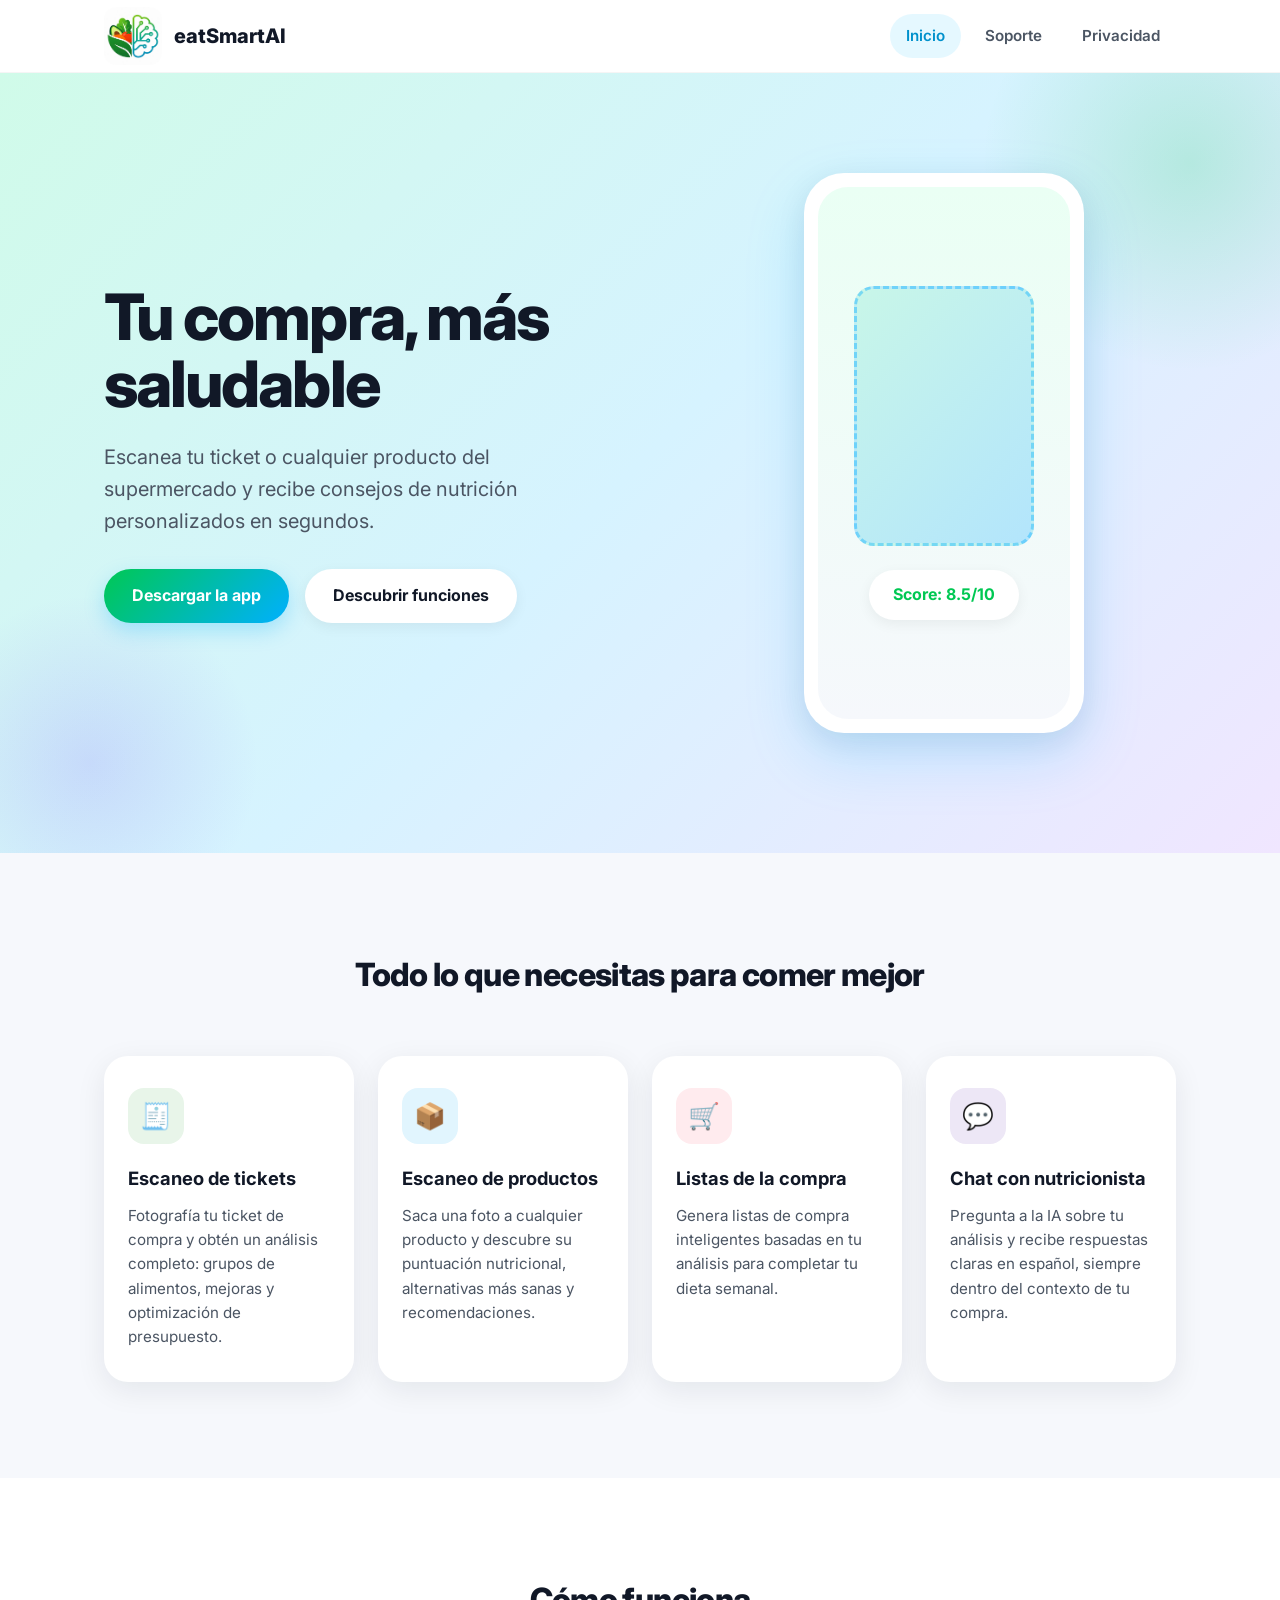
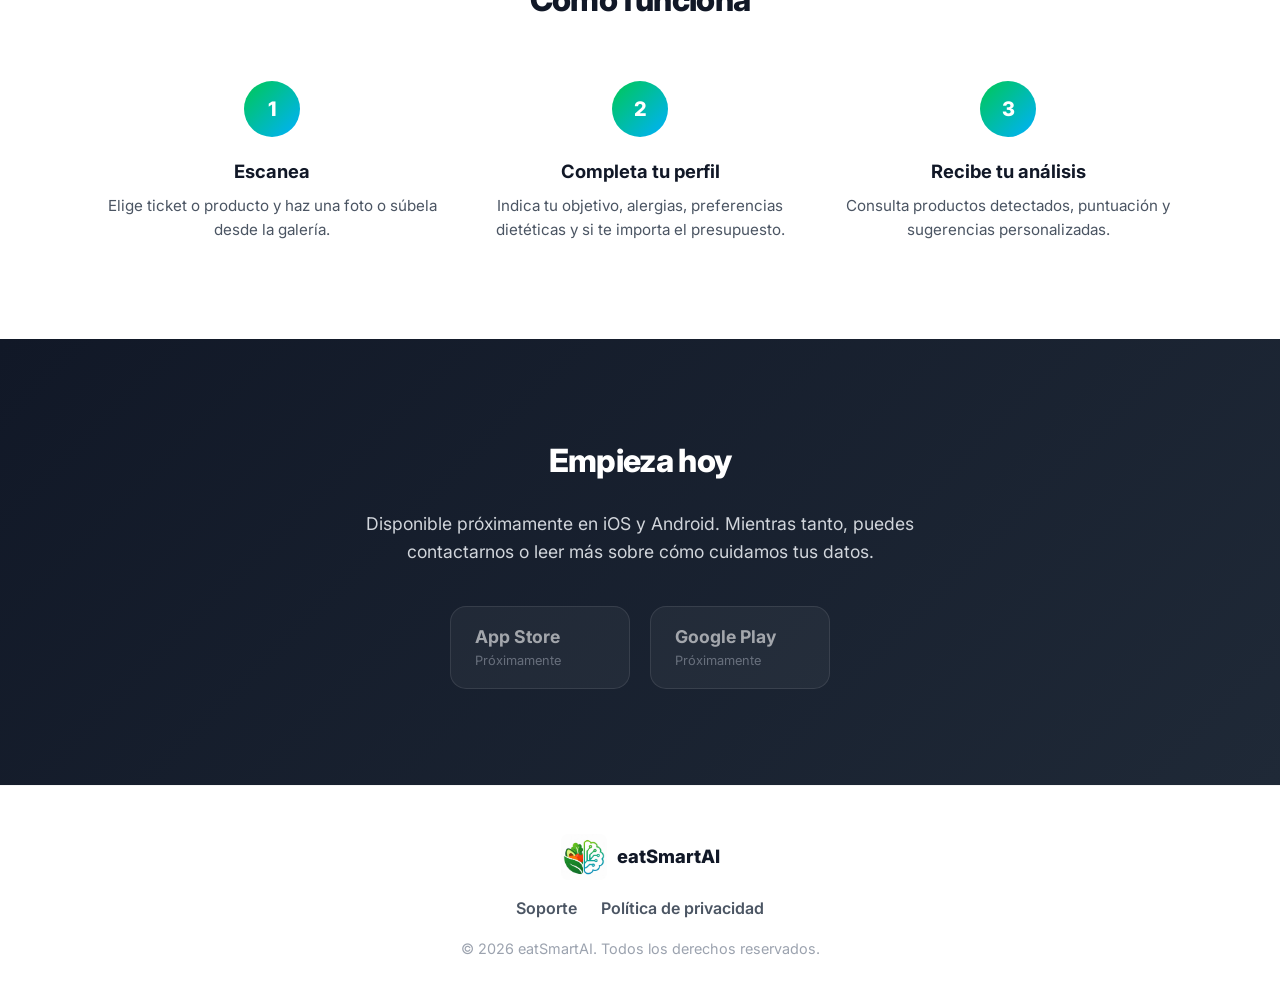
<file: landing/index.html>
<!DOCTYPE html>
<html lang="es">
<head>
  <meta charset="UTF-8">
  <meta name="viewport" content="width=device-width, initial-scale=1.0">
  <title>eatSmartAI — Compra saludable, sin complicaciones</title>
  <meta name="description" content="Escanea tickets y productos del supermercado y recibe consejos de nutrición personalizados en español.">
  <link rel="preconnect" href="https://fonts.googleapis.com">
  <link rel="preconnect" href="https://fonts.gstatic.com" crossorigin>
  <link href="https://fonts.googleapis.com/css2?family=Inter:wght@400;500;600;700;800&display=swap" rel="stylesheet">
  <link rel="stylesheet" href="styles.css">
  <link rel="icon" href="logo.jpeg" type="image/jpeg">
</head>
<body>
  <header class="site-header">
    <div class="container header-inner">
      <a href="index.html" class="brand">
        <img src="logo.jpeg" alt="eatSmartAI" class="brand-logo">
        <span class="brand-name">eatSmartAI</span>
      </a>
      <nav class="main-nav" aria-label="Navegación principal">
        <a href="index.html" class="nav-link active">Inicio</a>
        <a href="support.html" class="nav-link">Soporte</a>
        <a href="privacy.html" class="nav-link">Privacidad</a>
      </nav>
      <button class="menu-toggle" aria-label="Abrir menú" aria-expanded="false" onclick="document.querySelector('.main-nav').classList.toggle('open')">
        <span></span><span></span><span></span>
      </button>
    </div>
  </header>

  <main>
    <section class="hero">
      <div class="container hero-inner">
        <div class="hero-copy">
          <h1>Tu compra, más saludable</h1>
          <p class="lead">Escanea tu ticket o cualquier producto del supermercado y recibe consejos de nutrición personalizados en segundos.</p>
          <div class="cta-row">
            <a href="#download" class="btn btn-primary">Descargar la app</a>
            <a href="#features" class="btn btn-secondary">Descubrir funciones</a>
          </div>
        </div>
        <div class="hero-visual" aria-hidden="true">
          <div class="phone-mockup">
            <div class="phone-screen">
              <div class="scan-preview"></div>
              <div class="result-chip">Score: 8.5/10</div>
            </div>
          </div>
        </div>
      </div>
    </section>

    <section id="features" class="features">
      <div class="container">
        <h2 class="section-title">Todo lo que necesitas para comer mejor</h2>
        <div class="feature-grid">
          <article class="feature-card card-green">
            <div class="feature-icon">🧾</div>
            <h3>Escaneo de tickets</h3>
            <p>Fotografía tu ticket de compra y obtén un análisis completo: grupos de alimentos, mejoras y optimización de presupuesto.</p>
          </article>
          <article class="feature-card card-blue">
            <div class="feature-icon">📦</div>
            <h3>Escaneo de productos</h3>
            <p>Saca una foto a cualquier producto y descubre su puntuación nutricional, alternativas más sanas y recomendaciones.</p>
          </article>
          <article class="feature-card card-coral">
            <div class="feature-icon">🛒</div>
            <h3>Listas de la compra</h3>
            <p>Genera listas de compra inteligentes basadas en tu análisis para completar tu dieta semanal.</p>
          </article>
          <article class="feature-card card-purple">
            <div class="feature-icon">💬</div>
            <h3>Chat con nutricionista</h3>
            <p>Pregunta a la IA sobre tu análisis y recibe respuestas claras en español, siempre dentro del contexto de tu compra.</p>
          </article>
        </div>
      </div>
    </section>

    <section class="how-it-works">
      <div class="container">
        <h2 class="section-title">Cómo funciona</h2>
        <ol class="steps">
          <li>
            <span class="step-number">1</span>
            <h4>Escanea</h4>
            <p>Elige ticket o producto y haz una foto o súbela desde la galería.</p>
          </li>
          <li>
            <span class="step-number">2</span>
            <h4>Completa tu perfil</h4>
            <p>Indica tu objetivo, alergias, preferencias dietéticas y si te importa el presupuesto.</p>
          </li>
          <li>
            <span class="step-number">3</span>
            <h4>Recibe tu análisis</h4>
            <p>Consulta productos detectados, puntuación y sugerencias personalizadas.</p>
          </li>
        </ol>
      </div>
    </section>

    <section id="download" class="download">
      <div class="container download-inner">
        <h2 class="section-title">Empieza hoy</h2>
        <p class="download-lead">Disponible próximamente en iOS y Android. Mientras tanto, puedes contactarnos o leer más sobre cómo cuidamos tus datos.</p>
        <div class="store-row">
          <a class="store-badge disabled" aria-disabled="true" tabindex="-1">
            <span class="store-name">App Store</span>
            <span class="store-soon">Próximamente</span>
          </a>
          <a class="store-badge disabled" aria-disabled="true" tabindex="-1">
            <span class="store-name">Google Play</span>
            <span class="store-soon">Próximamente</span>
          </a>
        </div>
      </div>
    </section>
  </main>

  <footer class="site-footer">
    <div class="container footer-inner">
      <div class="footer-brand">
        <img src="logo.jpeg" alt="" class="footer-logo">
        <span>eatSmartAI</span>
      </div>
      <nav class="footer-nav" aria-label="Navegación secundaria">
        <a href="support.html">Soporte</a>
        <a href="privacy.html">Política de privacidad</a>
      </nav>
      <p class="copyright">© 2026 eatSmartAI. Todos los derechos reservados.</p>
    </div>
  </footer>
</body>
</html>
</file>
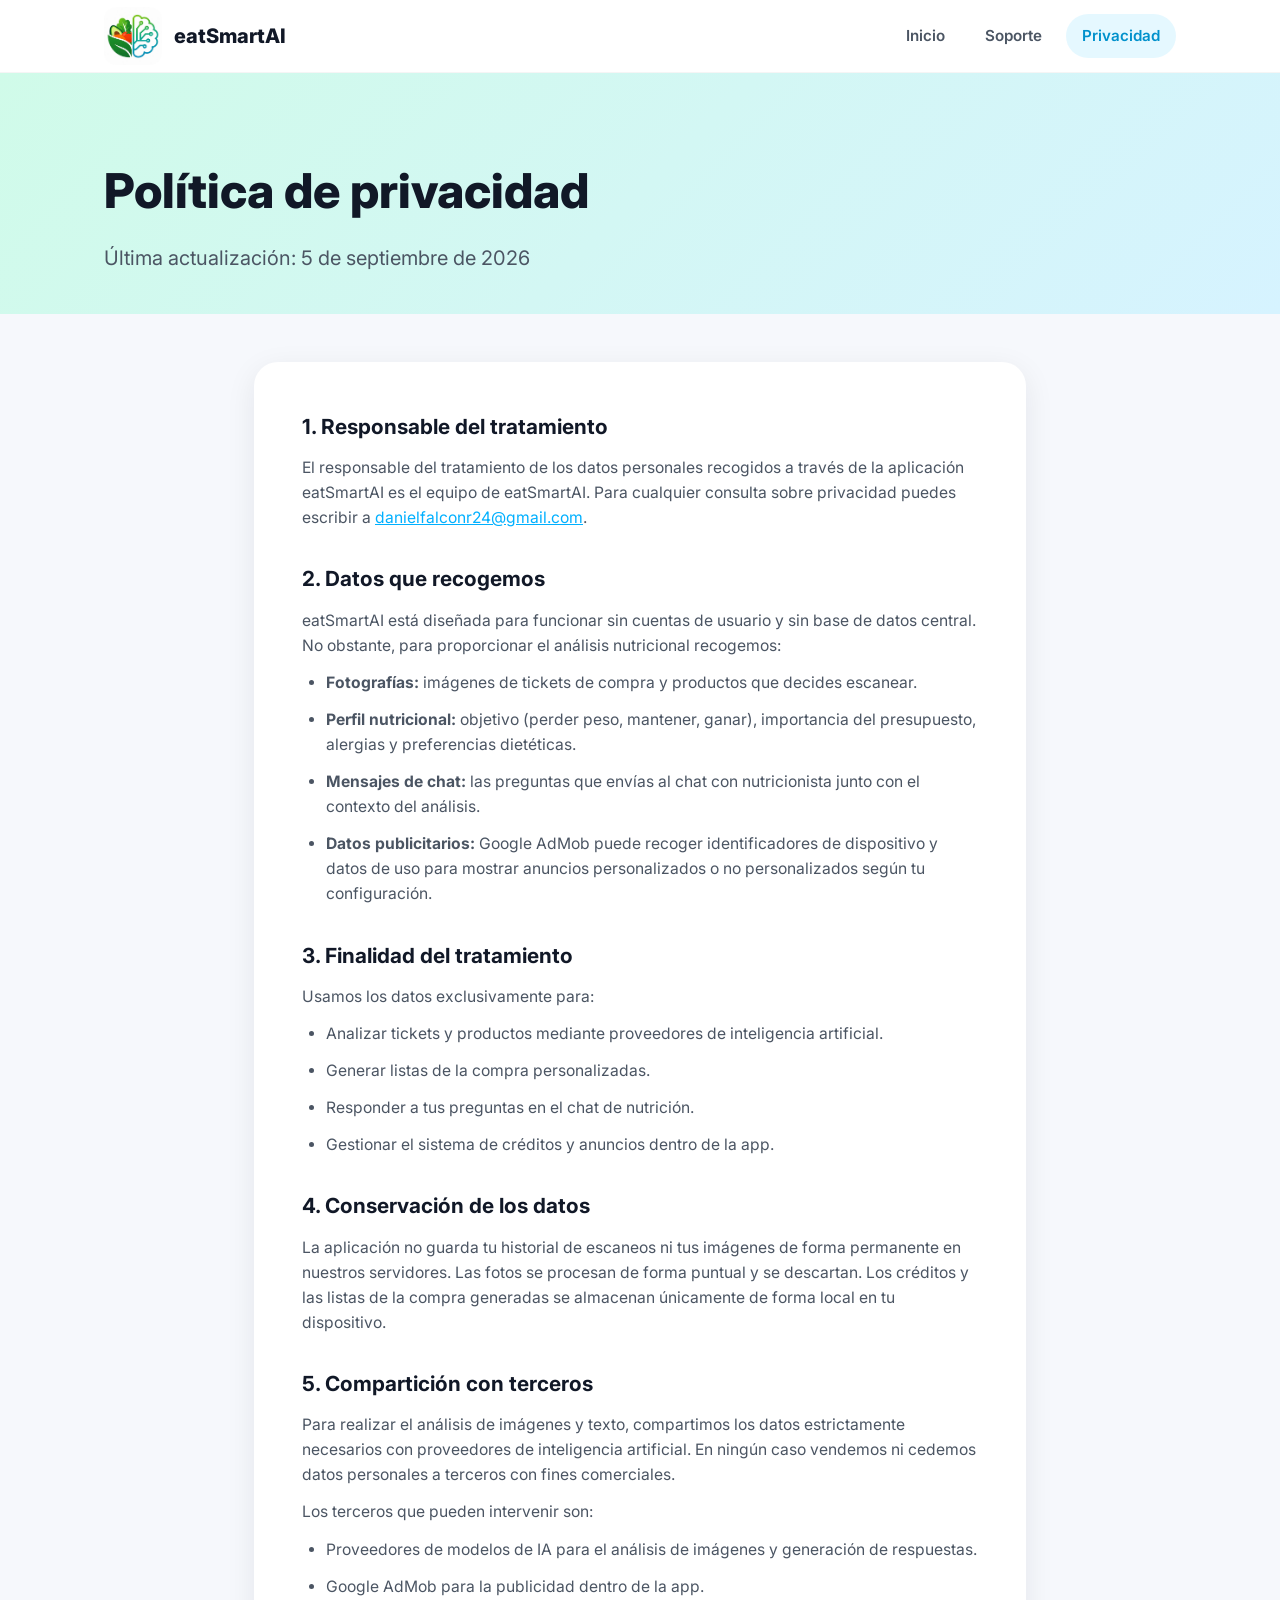
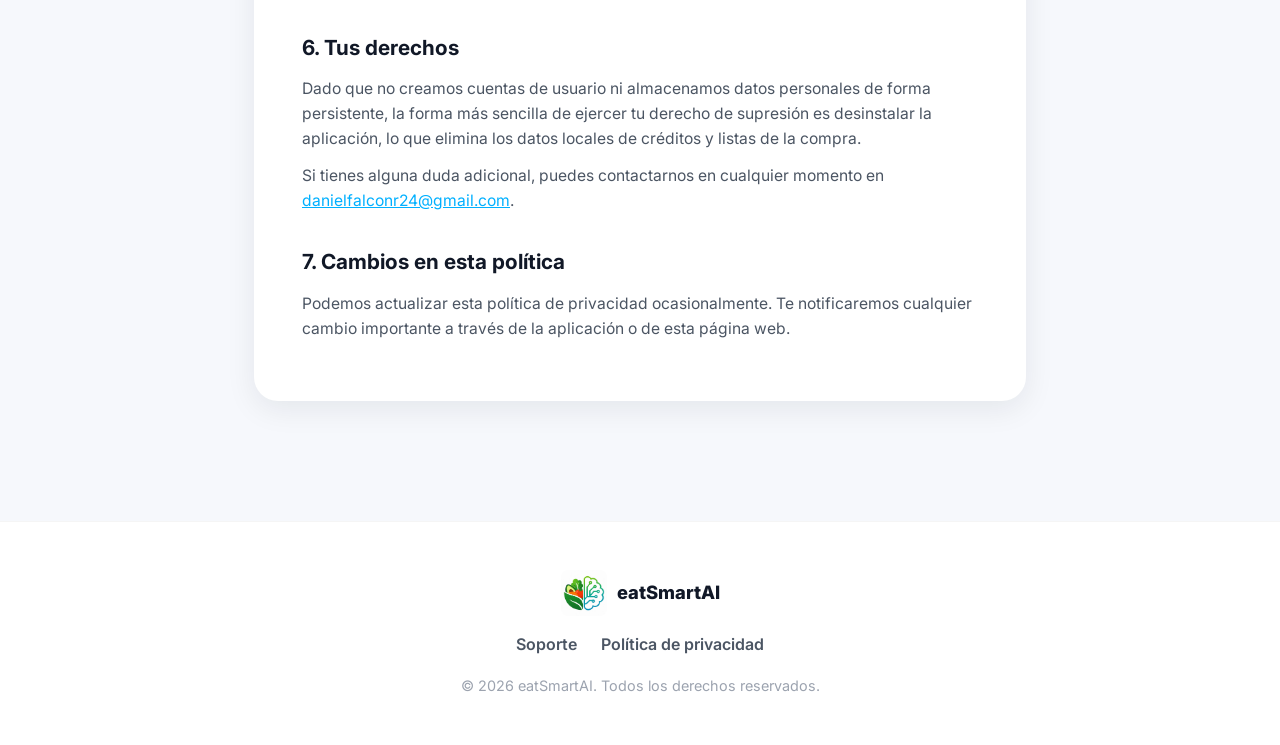
<file: landing/privacy.html>
<!DOCTYPE html>
<html lang="es">
<head>
  <meta charset="UTF-8">
  <meta name="viewport" content="width=device-width, initial-scale=1.0">
  <title>Política de privacidad — eatSmartAI</title>
  <meta name="description" content="Política de privacidad de eatSmartAI. Conoce qué datos recogemos, cómo los usamos y con quién los compartimos.">
  <link rel="preconnect" href="https://fonts.googleapis.com">
  <link rel="preconnect" href="https://fonts.gstatic.com" crossorigin>
  <link href="https://fonts.googleapis.com/css2?family=Inter:wght@400;500;600;700;800&display=swap" rel="stylesheet">
  <link rel="stylesheet" href="styles.css">
  <link rel="icon" href="logo.jpeg" type="image/jpeg">
</head>
<body>
  <header class="site-header">
    <div class="container header-inner">
      <a href="index.html" class="brand">
        <img src="logo.jpeg" alt="eatSmartAI" class="brand-logo">
        <span class="brand-name">eatSmartAI</span>
      </a>
      <nav class="main-nav" aria-label="Navegación principal">
        <a href="index.html" class="nav-link">Inicio</a>
        <a href="support.html" class="nav-link">Soporte</a>
        <a href="privacy.html" class="nav-link active">Privacidad</a>
      </nav>
      <button class="menu-toggle" aria-label="Abrir menú" aria-expanded="false" onclick="document.querySelector('.main-nav').classList.toggle('open')">
        <span></span><span></span><span></span>
      </button>
    </div>
  </header>

  <main>
    <section class="page-hero">
      <div class="container">
        <h1>Política de privacidad</h1>
        <p class="lead">Última actualización: 5 de septiembre de 2026</p>
      </div>
    </section>

    <section class="legal-content">
      <div class="container legal-inner">
        <article class="legal-card">
          <h2>1. Responsable del tratamiento</h2>
          <p>El responsable del tratamiento de los datos personales recogidos a través de la aplicación eatSmartAI es el equipo de eatSmartAI. Para cualquier consulta sobre privacidad puedes escribir a <a href="mailto:danielfalconr24@gmail.com">danielfalconr24@gmail.com</a>.</p>

          <h2>2. Datos que recogemos</h2>
          <p>eatSmartAI está diseñada para funcionar sin cuentas de usuario y sin base de datos central. No obstante, para proporcionar el análisis nutricional recogemos:</p>
          <ul>
            <li><strong>Fotografías:</strong> imágenes de tickets de compra y productos que decides escanear.</li>
            <li><strong>Perfil nutricional:</strong> objetivo (perder peso, mantener, ganar), importancia del presupuesto, alergias y preferencias dietéticas.</li>
            <li><strong>Mensajes de chat:</strong> las preguntas que envías al chat con nutricionista junto con el contexto del análisis.</li>
            <li><strong>Datos publicitarios:</strong> Google AdMob puede recoger identificadores de dispositivo y datos de uso para mostrar anuncios personalizados o no personalizados según tu configuración.</li>
          </ul>

          <h2>3. Finalidad del tratamiento</h2>
          <p>Usamos los datos exclusivamente para:</p>
          <ul>
            <li>Analizar tickets y productos mediante proveedores de inteligencia artificial.</li>
            <li>Generar listas de la compra personalizadas.</li>
            <li>Responder a tus preguntas en el chat de nutrición.</li>
            <li>Gestionar el sistema de créditos y anuncios dentro de la app.</li>
          </ul>

          <h2>4. Conservación de los datos</h2>
          <p>La aplicación no guarda tu historial de escaneos ni tus imágenes de forma permanente en nuestros servidores. Las fotos se procesan de forma puntual y se descartan. Los créditos y las listas de la compra generadas se almacenan únicamente de forma local en tu dispositivo.</p>

          <h2>5. Compartición con terceros</h2>
          <p>Para realizar el análisis de imágenes y texto, compartimos los datos estrictamente necesarios con proveedores de inteligencia artificial. En ningún caso vendemos ni cedemos datos personales a terceros con fines comerciales.</p>
          <p>Los terceros que pueden intervenir son:</p>
          <ul>
            <li>Proveedores de modelos de IA para el análisis de imágenes y generación de respuestas.</li>
            <li>Google AdMob para la publicidad dentro de la app.</li>
          </ul>

          <h2>6. Tus derechos</h2>
          <p>Dado que no creamos cuentas de usuario ni almacenamos datos personales de forma persistente, la forma más sencilla de ejercer tu derecho de supresión es desinstalar la aplicación, lo que elimina los datos locales de créditos y listas de la compra.</p>
          <p>Si tienes alguna duda adicional, puedes contactarnos en cualquier momento en <a href="mailto:danielfalconr24@gmail.com">danielfalconr24@gmail.com</a>.</p>

          <h2>7. Cambios en esta política</h2>
          <p>Podemos actualizar esta política de privacidad ocasionalmente. Te notificaremos cualquier cambio importante a través de la aplicación o de esta página web.</p>
        </article>
      </div>
    </section>
  </main>

  <footer class="site-footer">
    <div class="container footer-inner">
      <div class="footer-brand">
        <img src="logo.jpeg" alt="" class="footer-logo">
        <span>eatSmartAI</span>
      </div>
      <nav class="footer-nav" aria-label="Navegación secundaria">
        <a href="support.html">Soporte</a>
        <a href="privacy.html">Política de privacidad</a>
      </nav>
      <p class="copyright">© 2026 eatSmartAI. Todos los derechos reservados.</p>
    </div>
  </footer>
</body>
</html>
</file>
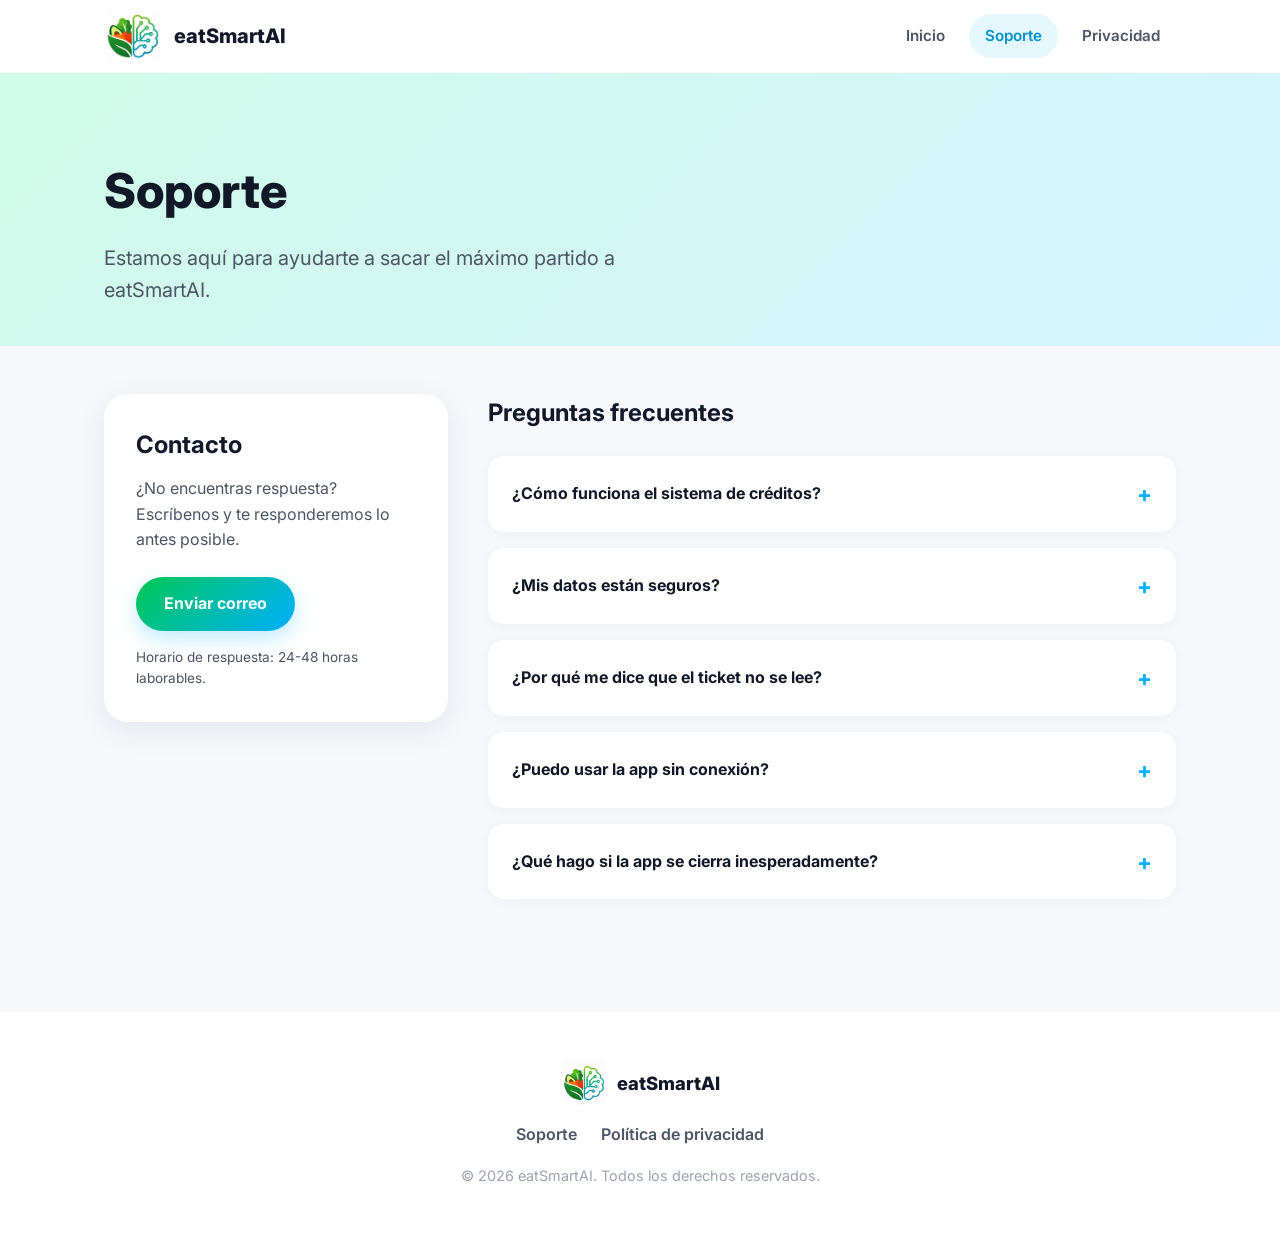
<file: landing/support.html>
<!DOCTYPE html>
<html lang="es">
<head>
  <meta charset="UTF-8">
  <meta name="viewport" content="width=device-width, initial-scale=1.0">
  <title>Soporte — eatSmartAI</title>
  <meta name="description" content="Centro de ayuda y soporte de eatSmartAI. Resuelve dudas sobre escaneos, créditos y privacidad.">
  <link rel="preconnect" href="https://fonts.googleapis.com">
  <link rel="preconnect" href="https://fonts.gstatic.com" crossorigin>
  <link href="https://fonts.googleapis.com/css2?family=Inter:wght@400;500;600;700;800&display=swap" rel="stylesheet">
  <link rel="stylesheet" href="styles.css">
  <link rel="icon" href="logo.jpeg" type="image/jpeg">
</head>
<body>
  <header class="site-header">
    <div class="container header-inner">
      <a href="index.html" class="brand">
        <img src="logo.jpeg" alt="eatSmartAI" class="brand-logo">
        <span class="brand-name">eatSmartAI</span>
      </a>
      <nav class="main-nav" aria-label="Navegación principal">
        <a href="index.html" class="nav-link">Inicio</a>
        <a href="support.html" class="nav-link active">Soporte</a>
        <a href="privacy.html" class="nav-link">Privacidad</a>
      </nav>
      <button class="menu-toggle" aria-label="Abrir menú" aria-expanded="false" onclick="document.querySelector('.main-nav').classList.toggle('open')">
        <span></span><span></span><span></span>
      </button>
    </div>
  </header>

  <main>
    <section class="page-hero">
      <div class="container">
        <h1>Soporte</h1>
        <p class="lead">Estamos aquí para ayudarte a sacar el máximo partido a eatSmartAI.</p>
      </div>
    </section>

    <section class="support-content">
      <div class="container support-grid">
        <div class="support-card">
          <h2>Contacto</h2>
          <p>¿No encuentras respuesta? Escríbenos y te responderemos lo antes posible.</p>
          <a href="mailto:danielfalconr24@gmail.com" class="btn btn-primary">Enviar correo</a>
          <p class="support-note">Horario de respuesta: 24-48 horas laborables.</p>
        </div>

        <div class="faq">
          <h2>Preguntas frecuentes</h2>
          <details class="faq-item">
            <summary>¿Cómo funciona el sistema de créditos?</summary>
            <p>Cada análisis de ticket o producto, así como cada lista de la compra generada, consume 1 crédito. Los créditos se gastan solo cuando recibes una respuesta válida; si hay un fallo técnico, no se descuentan. Puedes conseguir más créditos viendo anuncios de video recompensa.</p>
          </details>
          <details class="faq-item">
            <summary>¿Mis datos están seguros?</summary>
            <p>No guardamos tu historial ni creamos cuentas de usuario. Las imágenes se envían a nuestros proveedores de IA únicamente para generar el análisis. Puedes leer todos los detalles en nuestra <a href="privacy.html">política de privacidad</a>.</p>
          </details>
          <details class="faq-item">
            <summary>¿Por qué me dice que el ticket no se lee?</summary>
            <p>Asegúrate de que la foto tenga buena luz, esté enfocada y se vean claramente los productos y precios. Evita reflejos y bordes cortados.</p>
          </details>
          <details class="faq-item">
            <summary>¿Puedo usar la app sin conexión?</summary>
            <p>No. La app necesita conexión a internet para enviar las imágenes al backend y recibir el análisis de la IA.</p>
          </details>
          <details class="faq-item">
            <summary>¿Qué hago si la app se cierra inesperadamente?</summary>
            <p>Intenta cerrar la app por completo y volver a abrirla. Si el problema persiste, envíanos un correo indicando tu modelo de móvil y versión del sistema operativo.</p>
          </details>
        </div>
      </div>
    </section>
  </main>

  <footer class="site-footer">
    <div class="container footer-inner">
      <div class="footer-brand">
        <img src="logo.jpeg" alt="" class="footer-logo">
        <span>eatSmartAI</span>
      </div>
      <nav class="footer-nav" aria-label="Navegación secundaria">
        <a href="support.html">Soporte</a>
        <a href="privacy.html">Política de privacidad</a>
      </nav>
      <p class="copyright">© 2026 eatSmartAI. Todos los derechos reservados.</p>
    </div>
  </footer>
</body>
</html>
</file>
<file: landing/styles.css>
:root {
  --font: 'Inter', system-ui, -apple-system, BlinkMacSystemFont, 'Segoe UI', Roboto, sans-serif;
  --bg: #f6f8fc;
  --text: #111827;
  --muted: #4b5563;
  --white: #ffffff;
  --green: #00c853;
  --blue: #00b0ff;
  --coral: #ff6b6b;
  --purple: #7c4dff;
  --shadow: 0 8px 30px rgba(17, 24, 39, 0.08);
  --radius: 24px;
}

* {
  box-sizing: border-box;
  margin: 0;
  padding: 0;
}

html {
  scroll-behavior: smooth;
}

body {
  font-family: var(--font);
  background: var(--bg);
  color: var(--text);
  line-height: 1.6;
}

a {
  color: inherit;
  text-decoration: none;
}

img {
  max-width: 100%;
  display: block;
}

.container {
  width: 100%;
  max-width: 1120px;
  margin: 0 auto;
  padding: 0 24px;
}

/* Header */
.site-header {
  position: sticky;
  top: 0;
  z-index: 100;
  background: rgba(255, 255, 255, 0.92);
  backdrop-filter: blur(12px);
  border-bottom: 1px solid rgba(0, 0, 0, 0.04);
}

.header-inner {
  display: flex;
  align-items: center;
  justify-content: space-between;
  height: 72px;
}

.brand {
  display: flex;
  align-items: center;
  gap: 12px;
  font-weight: 800;
  font-size: 1.25rem;
}

.brand-logo {
  width: 58px;
  height: 58px;
  border-radius: 12px;
  object-fit: cover;
}

.main-nav {
  display: flex;
  gap: 8px;
}

.nav-link {
  padding: 10px 16px;
  border-radius: 999px;
  font-weight: 600;
  font-size: 0.95rem;
  color: var(--muted);
  transition: background 0.2s, color 0.2s;
}

.nav-link:hover,
.nav-link.active {
  background: rgba(0, 184, 255, 0.1);
  color: #0091cc;
}

.menu-toggle {
  display: none;
  flex-direction: column;
  gap: 5px;
  background: none;
  border: none;
  cursor: pointer;
  padding: 8px;
}

.menu-toggle span {
  width: 24px;
  height: 3px;
  background: var(--text);
  border-radius: 2px;
}

/* Hero */
.hero {
  position: relative;
  overflow: hidden;
  padding: 100px 0 120px;
  background: linear-gradient(135deg, #d0fbe9 0%, #d6f3ff 50%, #f0e6ff 100%);
}

.hero::before {
  content: '';
  position: absolute;
  top: -120px;
  right: -120px;
  width: 420px;
  height: 420px;
  background: radial-gradient(circle, rgba(0, 200, 83, 0.18) 0%, transparent 70%);
  border-radius: 50%;
}

.hero::after {
  content: '';
  position: absolute;
  bottom: -80px;
  left: -80px;
  width: 340px;
  height: 340px;
  background: radial-gradient(circle, rgba(124, 77, 255, 0.16) 0%, transparent 70%);
  border-radius: 50%;
}

.hero-inner {
  position: relative;
  z-index: 1;
  display: grid;
  grid-template-columns: 1fr 0.85fr;
  gap: 60px;
  align-items: center;
}

.hero-copy h1 {
  font-size: clamp(2.6rem, 6vw, 4rem);
  line-height: 1.05;
  font-weight: 800;
  letter-spacing: -0.03em;
  margin-bottom: 24px;
}

.lead {
  font-size: 1.25rem;
  color: var(--muted);
  max-width: 520px;
  margin-bottom: 32px;
}

.cta-row {
  display: flex;
  gap: 16px;
  flex-wrap: wrap;
}

.btn {
  display: inline-flex;
  align-items: center;
  justify-content: center;
  padding: 14px 28px;
  border-radius: 999px;
  font-weight: 700;
  font-size: 1rem;
  transition: transform 0.15s, box-shadow 0.2s;
}

.btn:hover {
  transform: translateY(-2px);
}

.btn-primary {
  background: linear-gradient(135deg, var(--green) 0%, var(--blue) 100%);
  color: var(--white);
  box-shadow: 0 8px 20px rgba(0, 176, 255, 0.25);
}

.btn-secondary {
  background: var(--white);
  color: var(--text);
  box-shadow: 0 4px 14px rgba(0, 0, 0, 0.06);
}

.hero-visual {
  display: flex;
  justify-content: center;
}

.phone-mockup {
  width: 280px;
  height: 560px;
  background: var(--white);
  border-radius: 40px;
  box-shadow: var(--shadow), 0 24px 60px rgba(0, 176, 255, 0.18);
  padding: 14px;
  position: relative;
}

.phone-screen {
  width: 100%;
  height: 100%;
  border-radius: 30px;
  background: linear-gradient(180deg, #eafff4 0%, #f6f8fc 100%);
  overflow: hidden;
  position: relative;
  display: flex;
  flex-direction: column;
  align-items: center;
  justify-content: center;
  gap: 24px;
}

.scan-preview {
  width: 180px;
  height: 260px;
  background: linear-gradient(135deg, #c8f6e8 0%, #b3e5fc 100%);
  border-radius: 20px;
  border: 3px dashed rgba(0, 176, 255, 0.4);
}

.result-chip {
  background: var(--white);
  padding: 12px 24px;
  border-radius: 999px;
  font-weight: 700;
  box-shadow: 0 4px 14px rgba(0, 0, 0, 0.06);
  color: var(--green);
}

/* Sections */
section {
  padding: 96px 0;
}

.section-title {
  font-size: 2rem;
  font-weight: 800;
  text-align: center;
  margin-bottom: 56px;
  letter-spacing: -0.02em;
}

/* Features */
.feature-grid {
  display: grid;
  grid-template-columns: repeat(4, 1fr);
  gap: 24px;
}

.feature-card {
  background: var(--white);
  border-radius: var(--radius);
  padding: 32px 24px;
  box-shadow: var(--shadow);
  transition: transform 0.2s;
}

.feature-card:hover {
  transform: translateY(-6px);
}

.feature-icon {
  width: 56px;
  height: 56px;
  border-radius: 16px;
  display: flex;
  align-items: center;
  justify-content: center;
  font-size: 1.6rem;
  margin-bottom: 20px;
}

.card-green .feature-icon { background: #e8f5e9; }
.card-blue .feature-icon { background: #e1f5fe; }
.card-coral .feature-icon { background: #ffebee; }
.card-purple .feature-icon { background: #ede7f6; }

.feature-card h3 {
  font-size: 1.15rem;
  font-weight: 700;
  margin-bottom: 10px;
}

.feature-card p {
  font-size: 0.95rem;
  color: var(--muted);
}

/* How it works */
.how-it-works {
  background: var(--white);
}

.steps {
  display: grid;
  grid-template-columns: repeat(3, 1fr);
  gap: 32px;
  list-style: none;
  counter-reset: step;
}

.steps li {
  text-align: center;
}

.step-number {
  display: inline-flex;
  align-items: center;
  justify-content: center;
  width: 56px;
  height: 56px;
  border-radius: 50%;
  background: linear-gradient(135deg, var(--green) 0%, var(--blue) 100%);
  color: var(--white);
  font-weight: 800;
  font-size: 1.25rem;
  margin-bottom: 20px;
}

.steps h4 {
  font-size: 1.15rem;
  font-weight: 700;
  margin-bottom: 8px;
}

.steps p {
  color: var(--muted);
  font-size: 0.95rem;
}

/* Download */
.download {
  background: linear-gradient(135deg, #111827 0%, #1f2937 100%);
  color: var(--white);
}

.download-inner {
  text-align: center;
}

.download .section-title {
  color: var(--white);
}

.download-lead {
  color: #d1d5db;
  max-width: 600px;
  margin: -32px auto 40px;
  font-size: 1.1rem;
}

.store-row {
  display: flex;
  justify-content: center;
  gap: 20px;
  flex-wrap: wrap;
}

.store-badge {
  display: flex;
  flex-direction: column;
  align-items: flex-start;
  min-width: 180px;
  padding: 16px 24px;
  border-radius: 16px;
  background: rgba(255, 255, 255, 0.08);
  border: 1px solid rgba(255, 255, 255, 0.16);
  transition: background 0.2s;
}

.store-badge:not(.disabled):hover {
  background: rgba(255, 255, 255, 0.16);
}

.store-badge.disabled {
  opacity: 0.6;
  cursor: not-allowed;
}

.store-name {
  font-weight: 700;
  font-size: 1.1rem;
}

.store-soon {
  font-size: 0.8rem;
  color: #9ca3af;
}

/* Page hero */
.page-hero {
  padding: 80px 0 40px;
  background: linear-gradient(135deg, #d0fbe9 0%, #d6f3ff 100%);
}

.page-hero h1 {
  font-size: clamp(2rem, 5vw, 3rem);
  font-weight: 800;
  margin-bottom: 12px;
}

.page-hero .lead {
  margin-bottom: 0;
}

/* Support */
.support-content {
  padding-top: 48px;
  padding-bottom: 96px;
}

.support-grid {
  display: grid;
  grid-template-columns: 1fr 2fr;
  gap: 40px;
  align-items: start;
}

.support-card {
  background: var(--white);
  border-radius: var(--radius);
  padding: 32px;
  box-shadow: var(--shadow);
  position: sticky;
  top: 96px;
}

.support-card h2 {
  font-size: 1.5rem;
  margin-bottom: 12px;
}

.support-card p {
  color: var(--muted);
  margin-bottom: 24px;
}

.support-note {
  font-size: 0.85rem;
  color: #6b7280;
  margin-top: 16px;
  margin-bottom: 0 !important;
}

.faq h2 {
  font-size: 1.5rem;
  margin-bottom: 24px;
}

.faq-item {
  background: var(--white);
  border-radius: 16px;
  padding: 20px 24px;
  margin-bottom: 16px;
  box-shadow: 0 2px 12px rgba(0, 0, 0, 0.04);
}

.faq-item summary {
  font-weight: 700;
  cursor: pointer;
  list-style: none;
  display: flex;
  justify-content: space-between;
  align-items: center;
}

.faq-item summary::-webkit-details-marker {
  display: none;
}

.faq-item summary::after {
  content: '+';
  font-size: 1.4rem;
  color: var(--blue);
}

.faq-item[open] summary::after {
  content: '−';
}

.faq-item p {
  color: var(--muted);
  margin-top: 12px;
  font-size: 0.95rem;
}

.faq-item a {
  color: var(--blue);
  text-decoration: underline;
}

/* Legal */
.legal-content {
  padding-top: 48px;
  padding-bottom: 120px;
}

.legal-inner {
  max-width: 820px;
}

.legal-card {
  background: var(--white);
  border-radius: var(--radius);
  padding: 48px;
  box-shadow: var(--shadow);
}

.legal-card h2 {
  font-size: 1.3rem;
  margin-top: 32px;
  margin-bottom: 12px;
}

.legal-card h2:first-of-type {
  margin-top: 0;
}

.legal-card p,
.legal-card li {
  color: var(--muted);
  font-size: 0.98rem;
  margin-bottom: 12px;
}

.legal-card ul {
  padding-left: 24px;
  margin-bottom: 16px;
}

.legal-card a {
  color: var(--blue);
  text-decoration: underline;
}

/* Footer */
.site-footer {
  background: var(--white);
  border-top: 1px solid rgba(0, 0, 0, 0.04);
  padding: 48px 0;
}

.footer-inner {
  display: flex;
  flex-direction: column;
  align-items: center;
  gap: 16px;
}

.footer-brand {
  display: flex;
  align-items: center;
  gap: 10px;
  font-weight: 800;
  font-size: 1.15rem;
}

.footer-logo {
  width: 46px;
  height: 46px;
  border-radius: 8px;
  object-fit: cover;
}

.footer-nav {
  display: flex;
  gap: 24px;
  color: var(--muted);
  font-weight: 600;
}

.footer-nav a:hover {
  color: var(--text);
}

.copyright {
  color: #9ca3af;
  font-size: 0.9rem;
}

/* Responsive */
@media (max-width: 920px) {
  .hero-inner {
    grid-template-columns: 1fr;
    text-align: center;
  }

  .lead {
    margin-left: auto;
    margin-right: auto;
  }

  .cta-row {
    justify-content: center;
  }

  .hero-visual {
    order: -1;
  }

  .phone-mockup {
    width: 240px;
    height: 480px;
  }

  .feature-grid {
    grid-template-columns: repeat(2, 1fr);
  }

  .support-grid {
    grid-template-columns: 1fr;
  }

  .support-card {
    position: static;
  }
}

@media (max-width: 640px) {
  .main-nav {
    position: absolute;
    top: 72px;
    left: 0;
    right: 0;
    background: rgba(255, 255, 255, 0.98);
    flex-direction: column;
    padding: 16px 24px;
    gap: 4px;
    border-bottom: 1px solid rgba(0, 0, 0, 0.06);
    transform: translateY(-150%);
    transition: transform 0.25s ease;
  }

  .main-nav.open {
    transform: translateY(0);
  }

  .menu-toggle {
    display: flex;
  }

  section {
    padding: 72px 0;
  }

  .hero {
    padding: 72px 0 96px;
  }

  .feature-grid,
  .steps {
    grid-template-columns: 1fr;
  }

  .legal-card {
    padding: 28px;
  }
}
</file>
